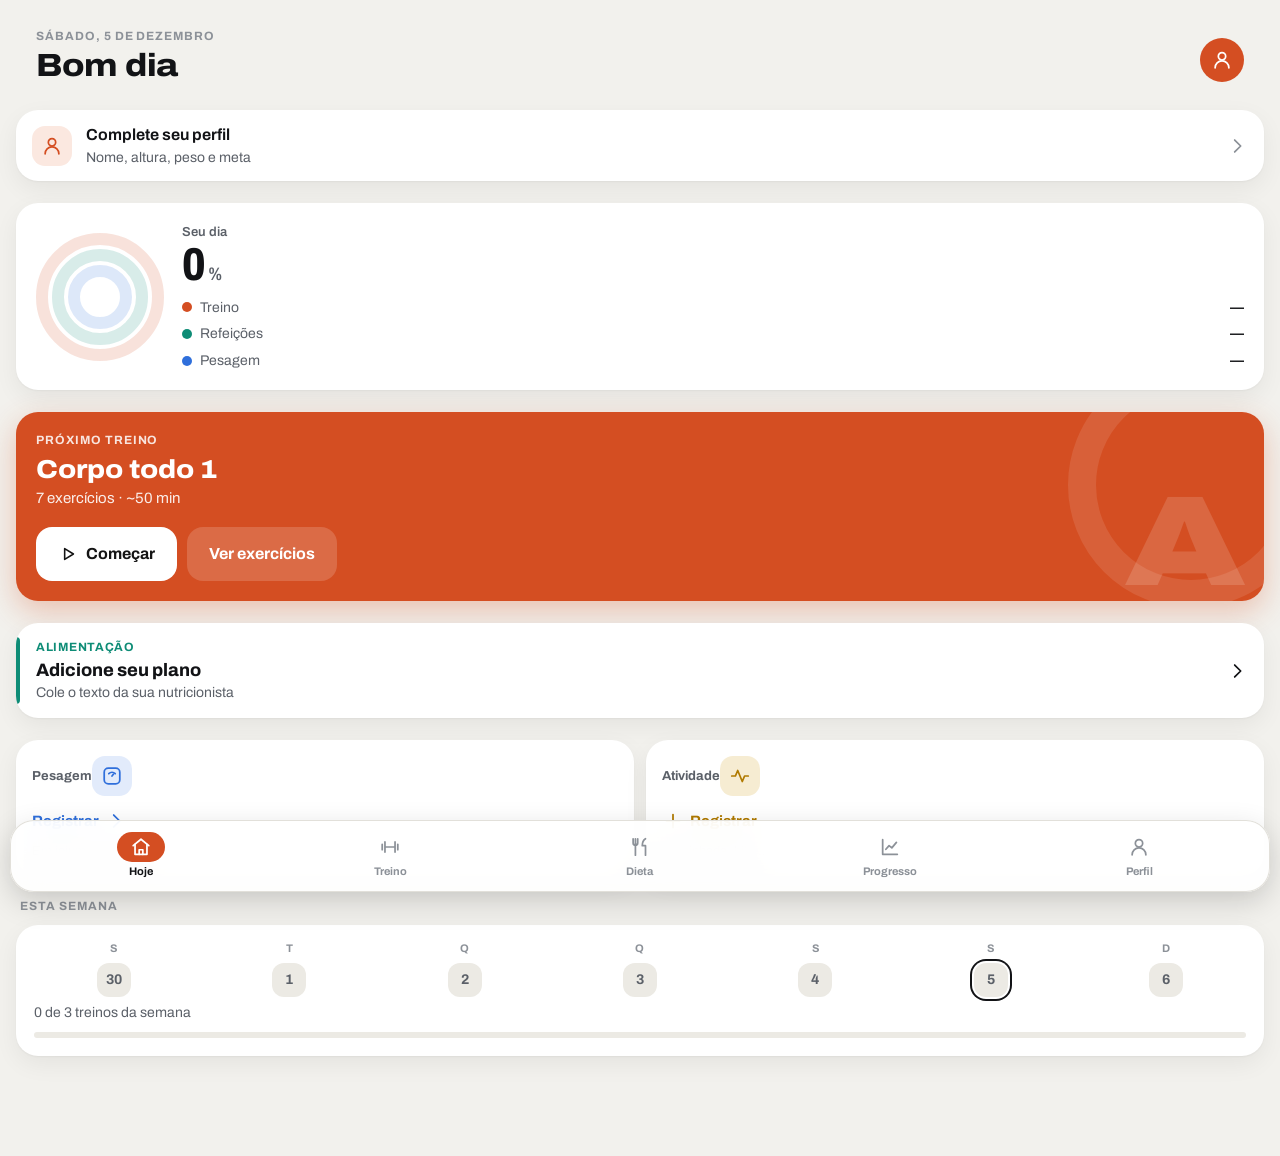
<file: app-treino/index.html>
<!doctype html>
<html lang="pt-BR">
<head>
  <meta charset="utf-8">
  <meta name="viewport" content="width=device-width, initial-scale=1, viewport-fit=cover">
  <meta name="theme-color" content="#f2f1ed" media="(prefers-color-scheme: light)">
  <meta name="theme-color" content="#0a0b0d" media="(prefers-color-scheme: dark)">
  <title>Treino &amp; Dieta</title>
  <link rel="manifest" href="manifest.webmanifest">
  <link rel="icon" href="icon.svg" type="image/svg+xml">
  <link rel="apple-touch-icon" href="icon-192.png">
  <link rel="preload" href="fonts/archivo.woff2" as="font" type="font/woff2" crossorigin>
  <link rel="stylesheet" href="style.css">
</head>
<body>
  <main id="view"></main>

  <div id="timer" class="timer hidden" role="status" aria-live="polite">
    <div class="timer-ring">
      <svg width="84" height="84" viewBox="0 0 84 84" aria-hidden="true">
        <circle class="track" cx="42" cy="42" r="36" stroke-width="7"/>
        <circle id="timer-arc" class="val" cx="42" cy="42" r="36" stroke-width="7" stroke-dasharray="226.2" stroke-dashoffset="0"/>
      </svg>
      <div id="timer-text" class="txt">0:00</div>
    </div>
    <div class="timer-main">
      <div class="timer-label">Descanso</div>
      <div id="timer-next" class="timer-next"></div>
      <div class="timer-btns">
        <button class="tbtn" data-act="timer-add" data-v="-15">−15</button>
        <button class="tbtn" data-act="timer-add" data-v="15">+15</button>
        <button class="tbtn go" data-act="timer-skip">Pular</button>
      </div>
    </div>
  </div>

  <nav class="tabs" id="tabs"></nav>

  <dialog id="sheet" class="sheet"><form method="dialog" id="sheet-body" class="sheet-body"></form></dialog>

  <script src="app.js"></script>
</body>
</html>
</file>
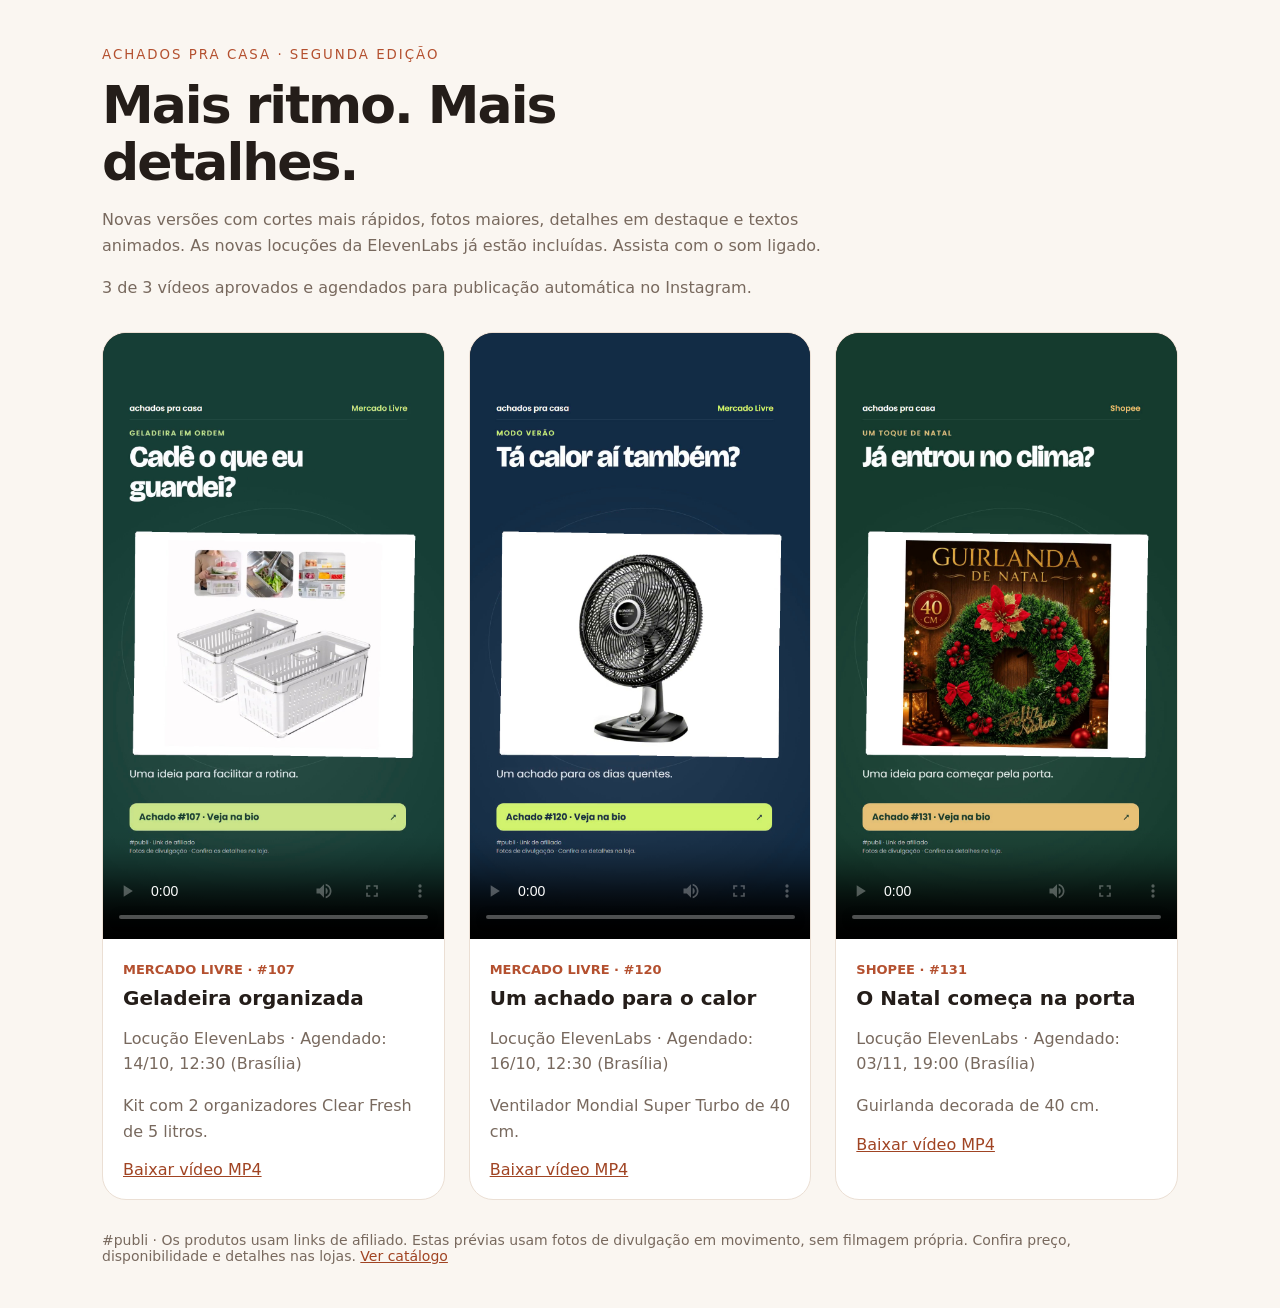
<file: reels/index.html>
<!doctype html><html lang="pt-BR"><head><meta charset="utf-8"><meta name="viewport" content="width=device-width,initial-scale=1"><meta name="robots" content="noindex"><title>Vídeos piloto · Achados pra Casa</title>
<style>
*{box-sizing:border-box}body{margin:0;background:#faf6f1;color:#241d19;font-family:system-ui,sans-serif}main{max-width:1120px;margin:auto;padding:44px 22px}header{max-width:720px;margin-bottom:32px}header small{color:#b4502f;letter-spacing:2px;text-transform:uppercase}h1{font-size:clamp(32px,5vw,52px);line-height:1.1;letter-spacing:-2px;margin:14px 0}p{color:#78695e;line-height:1.6}section{display:grid;grid-template-columns:repeat(3,1fr);gap:24px}article{background:#fff;border:1px solid #ebdfd4;border-radius:24px;overflow:hidden}video{width:100%;aspect-ratio:9/16;background:#241d19;display:block}.texto{padding:20px}h2{font-size:20px;margin:8px 0}.loja{color:#b4502f;font-size:13px;font-weight:700}a{color:#a04423}details{margin-top:18px}summary{cursor:pointer;color:#a04423}pre{font:inherit;white-space:pre-wrap;font-size:14px;line-height:1.6;color:#78695e}footer{font-size:14px;margin-top:32px;color:#78695e}@media(max-width:760px){section{grid-template-columns:1fr}article{max-width:400px;margin:auto;width:100%}}
</style></head><body><main><header><small>Achados pra Casa · segunda edição</small><h1>Mais ritmo. Mais detalhes.</h1><p>Novas versões com cortes mais rápidos, fotos maiores, detalhes em destaque e textos animados. As novas locuções da ElevenLabs já estão incluídas. Assista com o som ligado.</p><p>3 de 3 vídeos aprovados e agendados para publicação automática no Instagram.</p></header><section>
<article><video controls playsinline preload="metadata" poster="../midia/reel-piloto-geladeira/capa-v2.jpeg" src="../midia/reel-piloto-geladeira/video-v2.mp4"></video><div class="texto"><span class="loja">MERCADO LIVRE · #107</span><h2>Geladeira organizada</h2><p>Locução ElevenLabs · Agendado: 14/10, 12:30 (Brasília)</p><p>Kit com 2 organizadores Clear Fresh de 5 litros.</p><a href="../midia/reel-piloto-geladeira/video-v2.mp4" download>Baixar vídeo MP4</a></div></article>
<article><video controls playsinline preload="metadata" poster="../midia/reel-piloto-ventilador/capa-v2.jpeg" src="../midia/reel-piloto-ventilador/video-v2.mp4"></video><div class="texto"><span class="loja">MERCADO LIVRE · #120</span><h2>Um achado para o calor</h2><p>Locução ElevenLabs · Agendado: 16/10, 12:30 (Brasília)</p><p>Ventilador Mondial Super Turbo de 40 cm.</p><a href="../midia/reel-piloto-ventilador/video-v2.mp4" download>Baixar vídeo MP4</a></div></article>
<article><video controls playsinline preload="metadata" poster="../midia/reel-piloto-natal/capa-v2.jpeg" src="../midia/reel-piloto-natal/video-v2.mp4"></video><div class="texto"><span class="loja">SHOPEE · #131</span><h2>O Natal começa na porta</h2><p>Locução ElevenLabs · Agendado: 03/11, 19:00 (Brasília)</p><p>Guirlanda decorada de 40 cm.</p><a href="../midia/reel-piloto-natal/video-v2.mp4" download>Baixar vídeo MP4</a></div></article>
</section><footer>#publi · Os produtos usam links de afiliado. Estas prévias usam fotos de divulgação em movimento, sem filmagem própria. Confira preço, disponibilidade e detalhes nas lojas. <a href="../">Ver catálogo</a></footer></main></body></html>
</file>
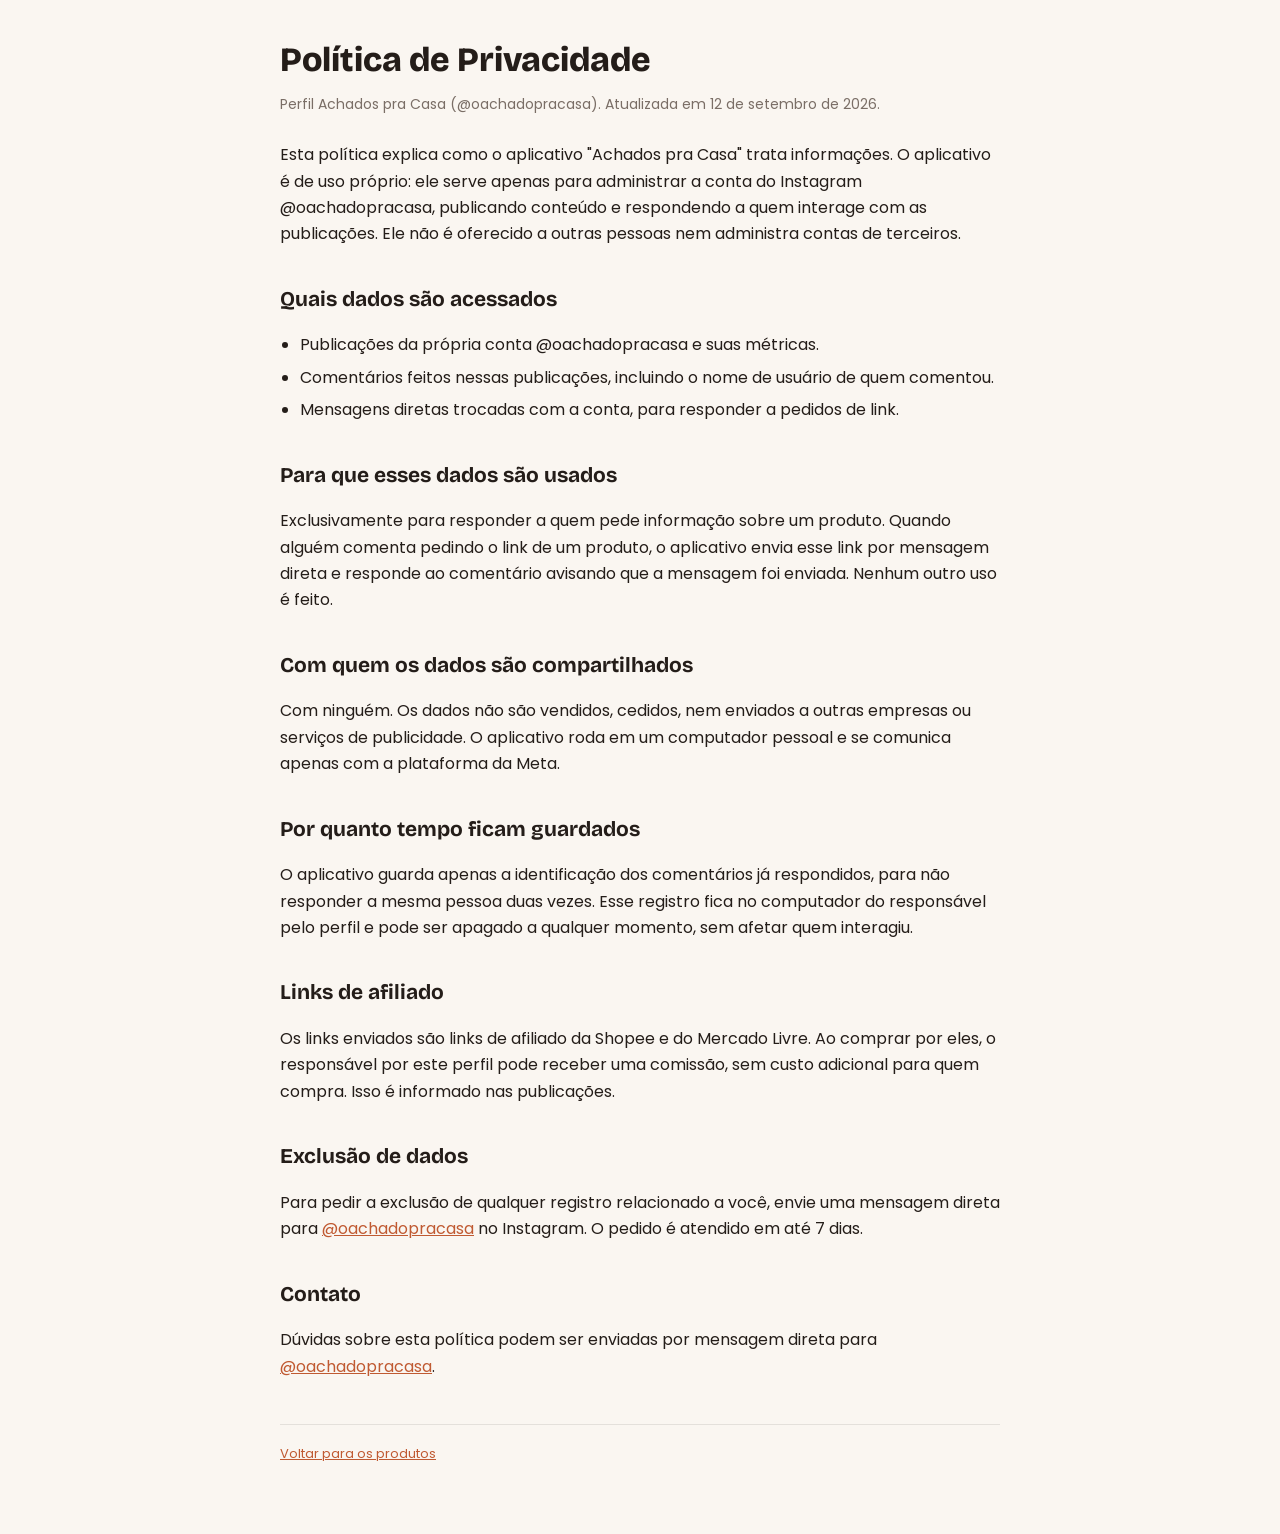
<file: privacidade.html>
<!doctype html>
<html lang="pt-BR">
<head>
<meta charset="utf-8">
<meta name="viewport" content="width=device-width, initial-scale=1">
<title>Política de Privacidade — Achados pra Casa</title>
<link href="https://fonts.googleapis.com/css2?family=Bricolage+Grotesque:opsz,wght@12..96,700;12..96,800&family=Poppins:wght@400;600&display=swap" rel="stylesheet">
<style>
  :root { --creme:#FAF6F1; --terracota:#C05A32; --texto:#241D19; --suave:#7A6E66; }
  * { box-sizing:border-box; }
  body {
    margin:0; padding:40px 18px 70px; background:var(--creme); color:var(--texto);
    font:16px/1.65 'Poppins', system-ui, sans-serif;
  }
  main { max-width:720px; margin:0 auto; }
  h1 { font-family:'Bricolage Grotesque', sans-serif; font-weight:800; font-size:34px; line-height:1.15; margin:0 0 6px; }
  h2 { font-family:'Bricolage Grotesque', sans-serif; font-weight:700; font-size:21px; margin:34px 0 8px; }
  .data { color:var(--suave); font-size:14px; margin-bottom:26px; }
  a { color:var(--terracota); }
  ul { padding-left:20px; }
  li { margin-bottom:6px; }
  footer { margin-top:44px; font-size:13px; color:var(--suave); border-top:1px solid rgba(36,29,25,.1); padding-top:18px; }
</style>
</head>
<body>
<main>
  <h1>Política de Privacidade</h1>
  <p class="data">Perfil Achados pra Casa (@oachadopracasa). Atualizada em 12 de setembro de 2026.</p>

  <p>
    Esta política explica como o aplicativo "Achados pra Casa" trata informações. O aplicativo é
    de uso próprio: ele serve apenas para administrar a conta do Instagram @oachadopracasa,
    publicando conteúdo e respondendo a quem interage com as publicações. Ele não é oferecido a
    outras pessoas nem administra contas de terceiros.
  </p>

  <h2>Quais dados são acessados</h2>
  <ul>
    <li>Publicações da própria conta @oachadopracasa e suas métricas.</li>
    <li>Comentários feitos nessas publicações, incluindo o nome de usuário de quem comentou.</li>
    <li>Mensagens diretas trocadas com a conta, para responder a pedidos de link.</li>
  </ul>

  <h2>Para que esses dados são usados</h2>
  <p>
    Exclusivamente para responder a quem pede informação sobre um produto. Quando alguém comenta
    pedindo o link de um produto, o aplicativo envia esse link por mensagem direta e responde ao
    comentário avisando que a mensagem foi enviada. Nenhum outro uso é feito.
  </p>

  <h2>Com quem os dados são compartilhados</h2>
  <p>
    Com ninguém. Os dados não são vendidos, cedidos, nem enviados a outras empresas ou serviços
    de publicidade. O aplicativo roda em um computador pessoal e se comunica apenas com a
    plataforma da Meta.
  </p>

  <h2>Por quanto tempo ficam guardados</h2>
  <p>
    O aplicativo guarda apenas a identificação dos comentários já respondidos, para não responder
    a mesma pessoa duas vezes. Esse registro fica no computador do responsável pelo perfil e pode
    ser apagado a qualquer momento, sem afetar quem interagiu.
  </p>

  <h2>Links de afiliado</h2>
  <p>
    Os links enviados são links de afiliado da Shopee e do Mercado Livre. Ao comprar por eles, o
    responsável por este perfil pode receber uma comissão, sem custo adicional para quem compra.
    Isso é informado nas publicações.
  </p>

  <h2>Exclusão de dados</h2>
  <p>
    Para pedir a exclusão de qualquer registro relacionado a você, envie uma mensagem direta para
    <a href="https://www.instagram.com/oachadopracasa/">@oachadopracasa</a> no Instagram. O pedido
    é atendido em até 7 dias.
  </p>

  <h2>Contato</h2>
  <p>
    Dúvidas sobre esta política podem ser enviadas por mensagem direta para
    <a href="https://www.instagram.com/oachadopracasa/">@oachadopracasa</a>.
  </p>

  <footer>
    <a href="/">Voltar para os produtos</a>
  </footer>
</main>
</body>
</html>
</file>
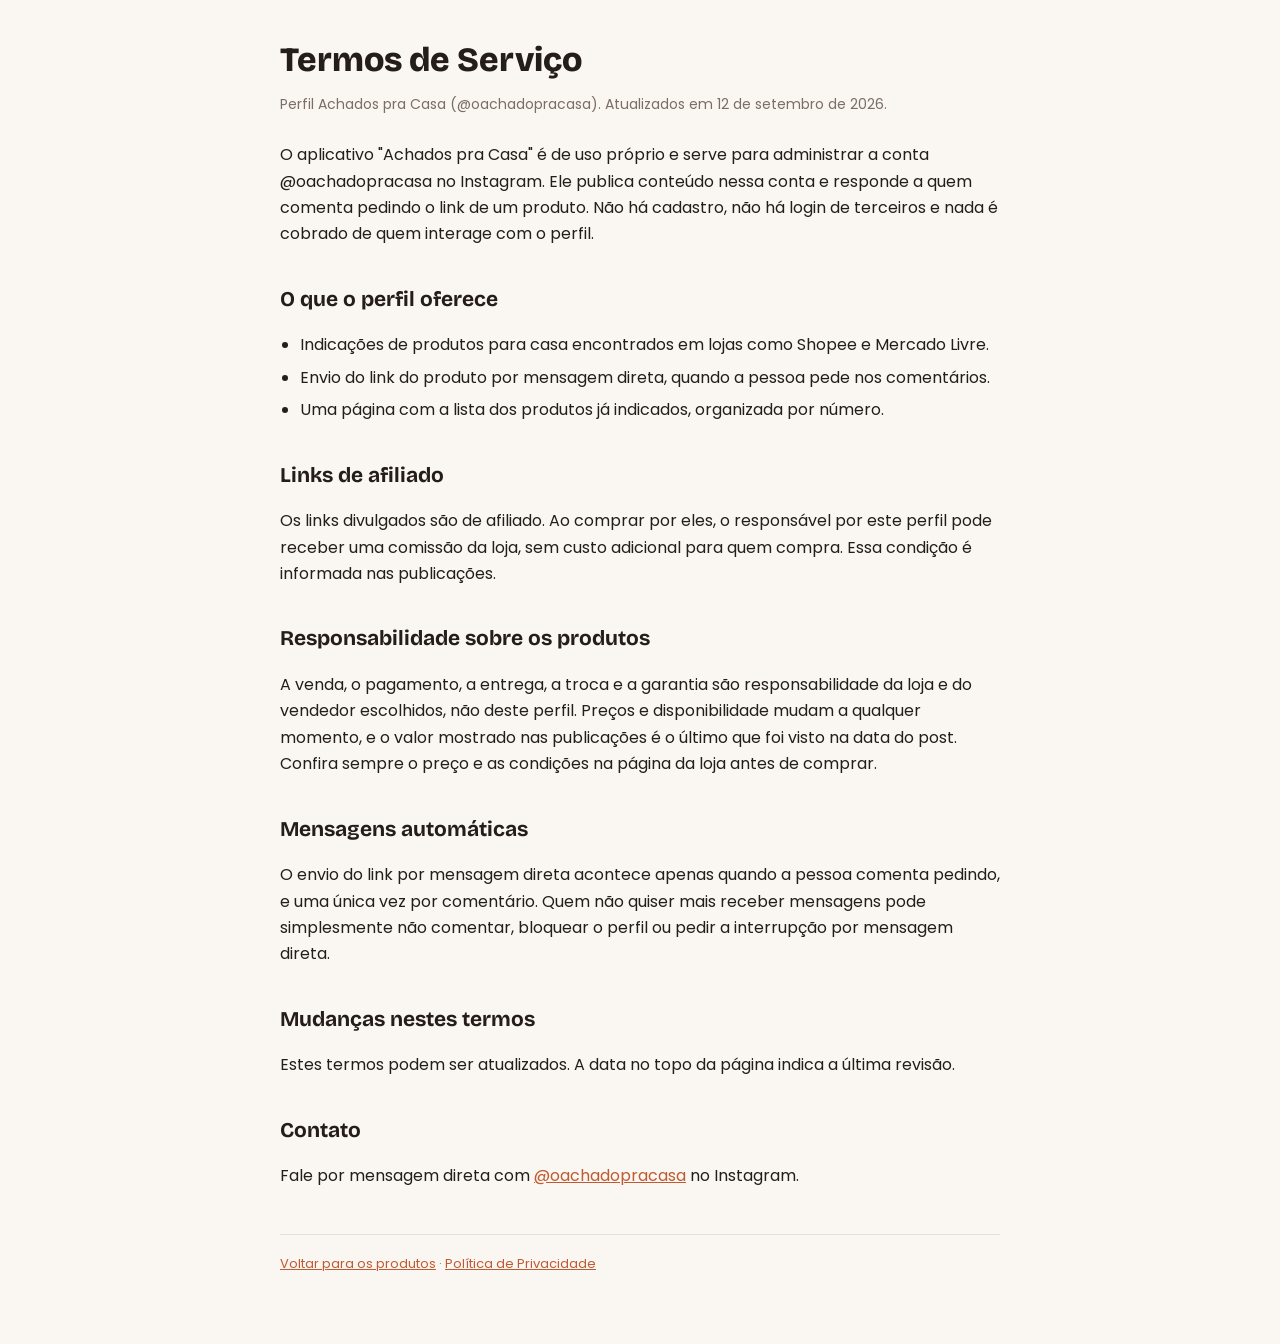
<file: termos.html>
<!doctype html>
<html lang="pt-BR">
<head>
<meta charset="utf-8">
<meta name="viewport" content="width=device-width, initial-scale=1">
<title>Termos de Serviço — Achados pra Casa</title>
<link href="https://fonts.googleapis.com/css2?family=Bricolage+Grotesque:opsz,wght@12..96,700;12..96,800&family=Poppins:wght@400;600&display=swap" rel="stylesheet">
<style>
  :root { --creme:#FAF6F1; --terracota:#C05A32; --texto:#241D19; --suave:#7A6E66; }
  * { box-sizing:border-box; }
  body {
    margin:0; padding:40px 18px 70px; background:var(--creme); color:var(--texto);
    font:16px/1.65 'Poppins', system-ui, sans-serif;
  }
  main { max-width:720px; margin:0 auto; }
  h1 { font-family:'Bricolage Grotesque', sans-serif; font-weight:800; font-size:34px; line-height:1.15; margin:0 0 6px; }
  h2 { font-family:'Bricolage Grotesque', sans-serif; font-weight:700; font-size:21px; margin:34px 0 8px; }
  .data { color:var(--suave); font-size:14px; margin-bottom:26px; }
  a { color:var(--terracota); }
  ul { padding-left:20px; }
  li { margin-bottom:6px; }
  footer { margin-top:44px; font-size:13px; color:var(--suave); border-top:1px solid rgba(36,29,25,.1); padding-top:18px; }
</style>
</head>
<body>
<main>
  <h1>Termos de Serviço</h1>
  <p class="data">Perfil Achados pra Casa (@oachadopracasa). Atualizados em 12 de setembro de 2026.</p>

  <p>
    O aplicativo "Achados pra Casa" é de uso próprio e serve para administrar a conta
    @oachadopracasa no Instagram. Ele publica conteúdo nessa conta e responde a quem comenta
    pedindo o link de um produto. Não há cadastro, não há login de terceiros e nada é cobrado
    de quem interage com o perfil.
  </p>

  <h2>O que o perfil oferece</h2>
  <ul>
    <li>Indicações de produtos para casa encontrados em lojas como Shopee e Mercado Livre.</li>
    <li>Envio do link do produto por mensagem direta, quando a pessoa pede nos comentários.</li>
    <li>Uma página com a lista dos produtos já indicados, organizada por número.</li>
  </ul>

  <h2>Links de afiliado</h2>
  <p>
    Os links divulgados são de afiliado. Ao comprar por eles, o responsável por este perfil pode
    receber uma comissão da loja, sem custo adicional para quem compra. Essa condição é informada
    nas publicações.
  </p>

  <h2>Responsabilidade sobre os produtos</h2>
  <p>
    A venda, o pagamento, a entrega, a troca e a garantia são responsabilidade da loja e do
    vendedor escolhidos, não deste perfil. Preços e disponibilidade mudam a qualquer momento, e o
    valor mostrado nas publicações é o último que foi visto na data do post. Confira sempre o
    preço e as condições na página da loja antes de comprar.
  </p>

  <h2>Mensagens automáticas</h2>
  <p>
    O envio do link por mensagem direta acontece apenas quando a pessoa comenta pedindo, e uma
    única vez por comentário. Quem não quiser mais receber mensagens pode simplesmente não
    comentar, bloquear o perfil ou pedir a interrupção por mensagem direta.
  </p>

  <h2>Mudanças nestes termos</h2>
  <p>
    Estes termos podem ser atualizados. A data no topo da página indica a última revisão.
  </p>

  <h2>Contato</h2>
  <p>
    Fale por mensagem direta com
    <a href="https://www.instagram.com/oachadopracasa/">@oachadopracasa</a> no Instagram.
  </p>

  <footer>
    <a href="/">Voltar para os produtos</a> · <a href="/privacidade.html">Política de Privacidade</a>
  </footer>
</main>
</body>
</html>
</file>
<file: app-treino/style.css>
/* ============================================================
   Treino & Dieta — visual "Pulse"
   Base escura esportiva (segue o modo do celular), uma cor por área:
   Treino = laranja · Dieta = verde-água · Peso = azul.
   ============================================================ */
@font-face {
  font-family: "Archivo";
  src: url("fonts/archivo.woff2") format("woff2");
  font-weight: 100 900;
  font-stretch: 62% 125%;
  font-display: swap;
}

:root {
  --bg: #f2f1ed;
  --surface: #ffffff;
  --surface-2: #eceae4;
  --surface-3: #e2dfd8;
  --ink: #121316;
  --ink-2: #5b6068;
  --ink-3: #8c9198;
  --hair: #e2e0da;
  --c-treino: #d44e22;
  --c-dieta: #0e8c76;
  --c-peso: #2f6fdb;
  --c-ativ: #b07a00;
  --treino-soft: #fbe8e0;
  --dieta-soft: #dcf1ec;
  --peso-soft: #e2ebfb;
  --ativ-soft: #f6ecd2;
  --accent: var(--c-treino);
  --accent-ink: #ffffff;
  --accent-soft: var(--treino-soft);
  --ok: var(--c-dieta);
  --ok-soft: var(--dieta-soft);
  --danger: #b3261e;
  --scrim: rgba(18, 18, 16, .45);
  --shadow: 0 1px 2px rgba(0,0,0,.04), 0 8px 24px rgba(0,0,0,.06);
  --r: 22px;
  --tabbar: 72px;
  --font: "Archivo", system-ui, Roboto, sans-serif;
  color-scheme: light;
}
@media (prefers-color-scheme: dark) {
  :root {
    --bg: #0a0b0d;
    --surface: #141619;
    --surface-2: #1c1f23;
    --surface-3: #262a2f;
    --ink: #f3f3ef;
    --ink-2: #a3a8af;
    --ink-3: #6d737a;
    --hair: #23272b;
    --c-treino: #ee5a2b;
    --c-dieta: #1aa58c;
    --c-peso: #5b7cfa;
    --c-ativ: #e0a52b;
    --treino-soft: #33190f;
    --dieta-soft: #0f2a25;
    --peso-soft: #171f3d;
    --ativ-soft: #2e2410;
    --accent-ink: #160803;
    --danger: #f2877f;
    --scrim: rgba(0, 0, 0, .62);
    --shadow: none;
    color-scheme: dark;
  }
}

* { box-sizing: border-box; }
html, body { margin: 0; background: var(--bg); color: var(--ink); }
body {
  font: 400 16px/1.4 var(--font);
  padding-bottom: calc(var(--tabbar) + env(safe-area-inset-bottom) + 28px);
  -webkit-tap-highlight-color: transparent;
  -webkit-font-smoothing: antialiased;
  overscroll-behavior-y: none;
}
body.timer-on { padding-bottom: calc(var(--tabbar) + 150px + env(safe-area-inset-bottom)); }
button { font: inherit; color: inherit; }
h1, h2, h3, p { margin: 0; }
.num { font-variant-numeric: tabular-nums; }
.hidden { display: none !important; }
svg.i { width: 22px; height: 22px; flex: none; fill: none; stroke: currentColor; stroke-width: 1.9; stroke-linecap: round; stroke-linejoin: round; }
.digits { font-stretch: 78%; font-weight: 800; font-variant-numeric: tabular-nums; letter-spacing: -.01em; }

button { transition: transform .12s ease, background-color .15s ease, opacity .15s ease; }
button:active:not(:disabled) { transform: scale(.97); }

/* Entrada de tela */
#view.enter > * { animation: rise .38s cubic-bezier(.2,.8,.2,1) both; }
#view.enter > *:nth-child(2) { animation-delay: .03s; }
#view.enter > *:nth-child(3) { animation-delay: .06s; }
#view.enter > *:nth-child(4) { animation-delay: .09s; }
#view.enter > *:nth-child(5) { animation-delay: .12s; }
#view.enter > *:nth-child(n+6) { animation-delay: .15s; }
@keyframes rise { from { opacity: 0; transform: translateY(10px); } to { opacity: 1; transform: none; } }
@media (prefers-reduced-motion: reduce) { *, *::before, *::after { animation: none !important; transition: none !important; } }

/* ---------- Cabeçalho ---------- */
.head {
  display: flex; align-items: flex-end; justify-content: space-between; gap: 12px;
  padding: calc(22px + env(safe-area-inset-top)) 20px 6px;
}
.head .kicker { font-size: 12px; font-weight: 700; letter-spacing: .08em; text-transform: uppercase; color: var(--ink-3); }
.head h1 { font-size: 32px; font-stretch: 112%; font-weight: 800; letter-spacing: -.015em; line-height: 1.05; margin-top: 4px; }
.icon-btn {
  width: 44px; height: 44px; border-radius: 50%; border: 0; display: grid; place-items: center;
  background: var(--surface); color: var(--ink-2); cursor: pointer; box-shadow: var(--shadow);
}
main { padding: 6px 16px 0; }

/* ---------- Seções e grupos ---------- */
.section { margin-top: 22px; }
.section-title {
  display: flex; align-items: baseline; justify-content: space-between;
  padding: 0 4px 10px; font-size: 12px; font-weight: 700; color: var(--ink-3);
  letter-spacing: .08em; text-transform: uppercase;
}
.section-title button { text-transform: none; letter-spacing: 0; }
.group { background: var(--surface); border-radius: var(--r); overflow: hidden; box-shadow: var(--shadow); }
.pad { padding: 18px; }

.row {
  display: flex; align-items: center; gap: 14px;
  padding: 14px 16px; min-height: 64px; width: 100%;
  background: none; border: 0; text-align: left; cursor: pointer; position: relative;
}
.row:active { transform: none !important; background: var(--surface-2); }
.row + .row::before { content: ""; position: absolute; top: 0; left: 68px; right: 0; border-top: 1px solid var(--hair); }
.row.plain + .row.plain::before { left: 16px; }
.row .body { flex: 1; min-width: 0; }
.row .t { font-weight: 650; font-size: 16px; }
.row .s { color: var(--ink-2); font-size: 14px; margin-top: 1px; }
.row .end { color: var(--ink-3); font-size: 14px; display: flex; align-items: center; gap: 6px; }
.row.group { border-radius: var(--r); background: var(--surface); }
.badge {
  width: 40px; height: 40px; border-radius: 13px; flex: none;
  display: grid; place-items: center; background: var(--surface-2); color: var(--ink-2);
  font-weight: 800; font-size: 16px; font-stretch: 112%;
}
.badge.done { background: var(--ok-soft); color: var(--ok); }
.badge.accent { background: var(--accent-soft); color: var(--accent); }
.badge.treino { background: var(--treino-soft); color: var(--c-treino); }
.badge.dieta { background: var(--dieta-soft); color: var(--c-dieta); }
.badge.peso { background: var(--peso-soft); color: var(--c-peso); }
.badge.ativ { background: var(--ativ-soft); color: var(--c-ativ); }

.tag { font-size: 12px; font-weight: 700; padding: 4px 9px; border-radius: 99px; background: var(--surface-2); color: var(--ink-2); white-space: nowrap; }
.tag.accent { background: var(--accent-soft); color: var(--accent); }
.tag.ok { background: var(--ok-soft); color: var(--ok); }
.bar { height: 6px; background: var(--surface-2); border-radius: 6px; overflow: hidden; margin-top: 10px; }
.bar > i { display: block; height: 100%; background: var(--ok); border-radius: 6px; transition: width .6s cubic-bezier(.2,.8,.2,1); }

/* ---------- Botões ---------- */
.btn {
  appearance: none; border: 0; cursor: pointer; border-radius: 16px;
  min-height: 54px; padding: 0 22px; font-weight: 700; font-size: 16px;
  background: var(--accent); color: var(--accent-ink);
  display: inline-flex; align-items: center; justify-content: center; gap: 8px;
}
.btn.block { width: 100%; }
.btn.sm { min-height: 40px; padding: 0 16px; font-size: 14px; border-radius: 12px; }
.btn.soft { background: var(--surface-2); color: var(--ink); }
.btn.line { background: transparent; color: var(--ink); box-shadow: inset 0 0 0 1px var(--hair); }
.btn.danger { background: transparent; color: var(--danger); box-shadow: inset 0 0 0 1px var(--hair); }
.btn.light { background: #fff; color: #141414; }
.btn:disabled { opacity: .4; }
.btn .i { width: 20px; height: 20px; }
.text-btn { background: none; border: 0; padding: 6px 4px; color: var(--accent); font-weight: 700; font-size: 15px; cursor: pointer; display: inline-flex; align-items: center; gap: 6px; }
.text-btn .i { width: 18px; height: 18px; }
.stack-btns { display: grid; gap: 10px; margin-top: 16px; }
.row-btns { display: flex; justify-content: center; gap: 18px; }

/* ---------- Anéis de progresso ---------- */
.rings { display: block; flex: none; }
.rings .track { fill: none; opacity: .16; }
.rings .val {
  fill: none; stroke-linecap: round; transform: rotate(-90deg); transform-origin: center;
  stroke-dashoffset: var(--off); animation: ring 1s cubic-bezier(.2,.8,.2,1) both;
}
@keyframes ring { from { stroke-dashoffset: var(--len); } }

/* ---------- Hoje ---------- */
.today-card { display: flex; align-items: center; gap: 18px; padding: 20px; }
.today-card .pct { font-size: 46px; line-height: 1; }
.today-card .pct small { font-size: 18px; color: var(--ink-2); font-weight: 700; margin-left: 2px; }
.today-card .cap { font-size: 13px; color: var(--ink-2); font-weight: 600; }
.legend { list-style: none; margin: 10px 0 0; padding: 0; display: grid; gap: 7px; }
.legend li { display: flex; align-items: center; gap: 8px; font-size: 14px; color: var(--ink-2); }
.legend li b { color: var(--ink); font-weight: 700; margin-left: auto; padding-left: 8px; }
.legend i { width: 10px; height: 10px; border-radius: 50%; flex: none; }

.hero-workout {
  position: relative; overflow: hidden; border-radius: var(--r); padding: 20px;
  background: var(--c-treino); color: #fff; box-shadow: 0 10px 30px color-mix(in srgb, var(--c-treino) 30%, transparent);
}
.hero-workout::after {
  content: ""; position: absolute; right: -50px; top: -50px; width: 190px; height: 190px; border-radius: 50%;
  border: 28px solid rgba(255,255,255,.10); pointer-events: none;
}
.hero-workout .kick { font-size: 12px; font-weight: 700; letter-spacing: .08em; text-transform: uppercase; opacity: .85; }
.hero-workout .name { font-size: 26px; font-stretch: 112%; font-weight: 800; line-height: 1.1; margin-top: 6px; max-width: 80%; }
.hero-workout .meta { opacity: .9; margin-top: 4px; font-size: 15px; }
.hero-workout .letter {
  position: absolute; right: 18px; bottom: -6px; font-size: 128px; line-height: 1; font-weight: 900; font-stretch: 125%;
  color: rgba(255,255,255,.14); pointer-events: none;
}
.hero-workout .btn { margin-top: 18px; position: relative; z-index: 1; }
.hero-workout.done { background: var(--surface); color: var(--ink); box-shadow: var(--shadow); }
.hero-workout.done::after { border-color: color-mix(in srgb, var(--c-dieta) 14%, transparent); }
.hero-workout.done .kick { color: var(--c-dieta); opacity: 1; }
.hero-workout.done .letter { color: color-mix(in srgb, var(--c-dieta) 12%, transparent); }

.next-meal { display: flex; gap: 14px; align-items: center; padding: 16px 16px 16px 20px; width: 100%; border: 0; text-align: left; cursor: pointer; background: var(--surface); border-radius: var(--r); box-shadow: var(--shadow); position: relative; overflow: hidden; }
.next-meal::before { content: ""; position: absolute; left: 0; top: 14px; bottom: 14px; width: 4px; border-radius: 0 4px 4px 0; background: var(--c-dieta); }
.next-meal .body { flex: 1; min-width: 0; }
.next-meal .k { font-size: 12px; font-weight: 700; color: var(--c-dieta); letter-spacing: .06em; text-transform: uppercase; }
.next-meal .t { font-size: 18px; font-weight: 750; margin-top: 2px; }
.next-meal .s { color: var(--ink-2); font-size: 14px; white-space: nowrap; overflow: hidden; text-overflow: ellipsis; }
.next-meal .tick { width: 46px; height: 46px; border-radius: 50%; border: 0; flex: none; display: grid; place-items: center; background: var(--dieta-soft); color: var(--c-dieta); cursor: pointer; }

.bento { display: grid; grid-template-columns: 1fr 1fr; gap: 12px; }
.tile {
  border: 0; text-align: left; cursor: pointer; padding: 16px; border-radius: var(--r);
  background: var(--surface); box-shadow: var(--shadow); display: flex; flex-direction: column; gap: 10px; min-height: 136px;
}
.tile .top { display: flex; justify-content: space-between; align-items: center; }
.tile .lbl { font-size: 13px; font-weight: 700; color: var(--ink-2); }
.tile .val { font-size: 32px; line-height: 1; margin-top: auto; }
.tile .val small { font-size: 15px; color: var(--ink-2); font-weight: 700; margin-left: 2px; font-stretch: 100%; }
.tile .sub { font-size: 13px; color: var(--ink-2); }
.tile .cta { margin-top: auto; font-weight: 700; font-size: 15px; display: flex; align-items: center; gap: 6px; }
.tile.peso .cta { color: var(--c-peso); }
.tile.ativ .cta { color: var(--c-ativ); }

/* ---------- Semana ---------- */
.week { display: grid; grid-template-columns: repeat(7, 1fr); gap: 4px; padding: 16px 12px 6px; text-align: center; }
.week .d { font-size: 11px; color: var(--ink-3); font-weight: 700; }
.week .dot {
  width: 34px; height: 34px; margin: 6px auto 0; border-radius: 12px; display: grid; place-items: center;
  font-size: 14px; font-weight: 700; color: var(--ink-2); background: var(--surface-2);
}
.week .dot.on { background: var(--c-treino); color: #fff; }
.week .dot.today { box-shadow: 0 0 0 2px var(--surface), 0 0 0 4px var(--ink); }

/* ---------- Lista de treinos ---------- */
.wk-list { display: grid; gap: 12px; }
.wk-card { display: flex; align-items: center; gap: 14px; padding: 14px 16px 14px 14px; border: 0; width: 100%; text-align: left; cursor: pointer; background: var(--surface); border-radius: var(--r); box-shadow: var(--shadow); }
.wk-card .lt { width: 56px; height: 56px; border-radius: 17px; display: grid; place-items: center; font-size: 26px; font-weight: 900; font-stretch: 125%; background: var(--surface-2); color: var(--ink-2); flex: none; }
.wk-card.next .lt { background: var(--c-treino); color: #fff; }
.wk-card .body { flex: 1; min-width: 0; }
.wk-card .t { font-weight: 750; font-size: 17px; }
.wk-card .s { color: var(--ink-2); font-size: 14px; margin-top: 2px; }
.wk-card .end { color: var(--ink-3); display: flex; align-items: center; gap: 6px; }

/* ---------- Treino ativo ---------- */
.session-head {
  position: sticky; top: 0; z-index: 4; margin: 0 -16px; padding: calc(12px + env(safe-area-inset-top)) 16px 0;
  background: color-mix(in srgb, var(--bg) 94%, transparent); backdrop-filter: blur(10px);
}
.session-head .row1 { display: flex; align-items: center; gap: 12px; }
.session-head .body { flex: 1; min-width: 0; }
.session-head .t { font-weight: 800; font-stretch: 108%; font-size: 19px; white-space: nowrap; overflow: hidden; text-overflow: ellipsis; }
.session-head .s { color: var(--ink-2); font-size: 14px; }
.session-head .prog { height: 4px; margin: 12px -16px 0; background: var(--surface-2); }
.session-head .prog i { display: block; height: 100%; background: var(--c-treino); transition: width .5s cubic-bezier(.2,.8,.2,1); }

.ex { background: var(--surface); border-radius: var(--r); margin-top: 12px; padding: 16px 12px 8px; box-shadow: var(--shadow); transition: box-shadow .3s; }
.ex.complete { box-shadow: inset 0 0 0 2px color-mix(in srgb, var(--c-dieta) 55%, transparent); }
.ex-top { display: flex; justify-content: space-between; align-items: flex-start; gap: 8px; padding: 0 4px 10px; }
.ex-name { font-weight: 750; font-size: 17px; }
.ex-meta { color: var(--ink-2); font-size: 14px; margin-top: 2px; }
.ex-note { color: var(--ink-2); font-size: 13px; margin-top: 4px; }
.ex-done { color: var(--c-dieta); }

.sets { display: grid; grid-template-columns: 32px 1fr 66px 66px 50px; column-gap: 6px; align-items: center; }
.sets .h { font-size: 11px; font-weight: 700; color: var(--ink-3); letter-spacing: .06em; text-transform: uppercase; text-align: center; padding-bottom: 4px; }
.set { display: contents; }
.set > * { margin: 3px 0; }
.set .n { text-align: center; font-weight: 800; color: var(--ink-3); font-size: 15px; }
.set .prev { background: none; border: 0; color: var(--ink-3); font-size: 14px; text-align: center; height: 46px; border-radius: 12px; cursor: pointer; white-space: nowrap; overflow: hidden; text-overflow: ellipsis; }
.set .prev:active { background: var(--surface-2); }
.set input {
  width: 100%; height: 46px; border: 0; border-radius: 12px; text-align: center;
  background: var(--surface-2); color: var(--ink); font: 750 18px var(--font); font-stretch: 85%; font-variant-numeric: tabular-nums;
}
.set input::placeholder { color: var(--ink-3); font-weight: 500; }
.set input:focus { outline: 2px solid var(--c-treino); outline-offset: -2px; }
.chk { height: 46px; border-radius: 14px; border: 0; cursor: pointer; background: var(--surface-2); color: var(--ink-3); display: grid; place-items: center; }
.set.done .chk { background: var(--c-dieta); color: #fff; }
.set.done.just .chk { animation: pop .35s cubic-bezier(.3,1.6,.5,1); }
.set.done input { background: var(--dieta-soft); color: var(--c-dieta); }
.set.done .n { color: var(--c-dieta); }
@keyframes pop { 0% { transform: scale(.7); } 100% { transform: scale(1); } }
.add-set { width: 100%; margin-top: 4px; background: none; border: 0; color: var(--ink-2); font-weight: 700; font-size: 14px; padding: 12px; border-radius: 12px; cursor: pointer; }
.add-set:active { background: var(--surface-2); }

/* ---------- Timer (anel) ---------- */
.timer {
  position: fixed; left: 10px; right: 10px; z-index: 9;
  bottom: calc(var(--tabbar) + env(safe-area-inset-bottom) + 16px);
  background: #101113; color: #f3f3ef; border-radius: 26px; padding: 14px 16px;
  box-shadow: 0 14px 40px rgba(0,0,0,.35); display: flex; align-items: center; gap: 14px;
  animation: rise .3s cubic-bezier(.2,.8,.2,1);
}
@media (prefers-color-scheme: dark) { .timer { background: #1f2226; box-shadow: 0 14px 40px rgba(0,0,0,.6), inset 0 0 0 1px #2b2f34; } }
.timer-ring { position: relative; width: 84px; height: 84px; flex: none; }
.timer-ring svg { display: block; transform: rotate(-90deg); }
.timer-ring .track { fill: none; stroke: rgba(255,255,255,.12); }
.timer-ring .val { fill: none; stroke: var(--c-treino); stroke-linecap: round; transition: stroke-dashoffset .25s linear; }
.timer-ring .txt { position: absolute; inset: 0; display: grid; place-items: center; font-size: 24px; font-weight: 800; font-stretch: 80%; font-variant-numeric: tabular-nums; }
.timer.over .val { stroke: #f5b841; }
.timer.over .txt { color: #f5b841; }
.timer-main { flex: 1; min-width: 0; }
.timer-label { font-size: 12px; font-weight: 700; letter-spacing: .08em; text-transform: uppercase; opacity: .6; }
.timer-next { font-size: 15px; font-weight: 650; margin-top: 2px; white-space: nowrap; overflow: hidden; text-overflow: ellipsis; }
.timer-btns { display: flex; gap: 6px; margin-top: 10px; }
.timer .tbtn { height: 40px; min-width: 52px; border-radius: 12px; border: 0; cursor: pointer; background: rgba(255,255,255,.1); color: inherit; font-weight: 700; font-size: 14px; padding: 0 12px; }
.timer .tbtn.go { background: var(--c-treino); color: #fff; }

/* ---------- Dieta ---------- */
.day-switch { display: flex; align-items: center; justify-content: space-between; background: var(--surface); border-radius: 18px; padding: 6px; box-shadow: var(--shadow); }
.day-switch .icon-btn { background: none; box-shadow: none; }
.day-switch b { font-size: 16px; font-weight: 750; }

.diet-sum { display: flex; align-items: center; gap: 16px; padding: 18px; }
.diet-sum .big { font-size: 36px; line-height: 1; }
.diet-sum .big small { font-size: 16px; color: var(--ink-2); font-weight: 700; font-stretch: 100%; }
.diet-sum .s { color: var(--ink-2); font-size: 14px; margin-top: 4px; }

.timeline { position: relative; padding: 2px 0; }
.tl-item { display: grid; grid-template-columns: 48px 40px 1fr; align-items: stretch; position: relative; }
.tl-time { text-align: right; padding-top: 22px; font-size: 14px; font-weight: 750; color: var(--ink-3); font-stretch: 85%; font-variant-numeric: tabular-nums; }
.tl-rail { position: relative; display: flex; justify-content: center; }
.tl-rail::before { content: ""; position: absolute; top: 0; bottom: 0; width: 2px; background: var(--hair); }
.tl-item:first-child .tl-rail::before { top: 30px; }
.tl-item:last-child .tl-rail::before { bottom: auto; height: 30px; }
.tl-dot {
  position: relative; z-index: 1; margin-top: 15px; width: 30px; height: 30px; border-radius: 50%; border: 0; cursor: pointer;
  display: grid; place-items: center; background: var(--bg); box-shadow: inset 0 0 0 2px var(--surface-3); color: transparent;
}
.tl-dot .i { width: 18px; height: 18px; stroke-width: 2.4; }
.tl-item.done .tl-dot { background: var(--c-dieta); box-shadow: none; color: #fff; }
.tl-item.done.just .tl-dot { animation: pop .35s cubic-bezier(.3,1.6,.5,1); }
.tl-item.now .tl-dot { box-shadow: inset 0 0 0 2px var(--c-dieta), 0 0 0 6px color-mix(in srgb, var(--c-dieta) 22%, transparent); }
.tl-card { margin: 6px 0; padding: 14px 16px; border-radius: 18px; border: 0; text-align: left; cursor: pointer; background: var(--surface); box-shadow: var(--shadow); display: flex; align-items: center; gap: 10px; min-width: 0; }
.tl-card .body { flex: 1; min-width: 0; }
.tl-card .t { font-weight: 750; font-size: 16px; display: flex; align-items: center; gap: 8px; }
.tl-card .s { color: var(--ink-2); font-size: 14px; margin-top: 2px; white-space: nowrap; overflow: hidden; text-overflow: ellipsis; }
.tl-card .end { color: var(--ink-3); }
.tl-item.now .tl-card { box-shadow: inset 0 0 0 2px color-mix(in srgb, var(--c-dieta) 45%, transparent), var(--shadow); }
.tl-item.done .tl-card .t { color: var(--ink-2); }
.now-tag { font-size: 11px; font-weight: 800; letter-spacing: .06em; text-transform: uppercase; color: var(--c-dieta); background: var(--dieta-soft); padding: 3px 7px; border-radius: 99px; }

.meal-row { display: flex; align-items: center; position: relative; }
.meal-row + .meal-row::before { content: ""; position: absolute; top: 0; left: 64px; right: 0; border-top: 1px solid var(--hair); }
.meal-row .circle { width: 32px; height: 32px; margin: 0 0 0 16px; border-radius: 50%; border: 0; flex: none; cursor: pointer; display: grid; place-items: center; background: none; box-shadow: inset 0 0 0 2px var(--surface-3); color: transparent; }
.meal-row.done .circle { background: var(--c-dieta); box-shadow: none; color: #fff; }
.meal-open { flex: 1; min-width: 0; display: flex; align-items: center; gap: 10px; padding: 16px 16px 16px 14px; background: none; border: 0; text-align: left; cursor: pointer; }
.meal-open:active { transform: none !important; background: var(--surface-2); }
.meal-open .body { flex: 1; min-width: 0; }
.meal-open .t { font-weight: 650; font-size: 16px; }
.meal-open .time { color: var(--ink-3); font-weight: 700; margin-right: 8px; }
.meal-open .s { color: var(--ink-2); font-size: 14px; margin-top: 2px; white-space: nowrap; overflow: hidden; text-overflow: ellipsis; }
.meal-open .end { color: var(--ink-3); }
.meal-row.done .meal-open .t { color: var(--ink-2); }

.food { background: var(--surface-2); border-radius: 16px; padding: 14px 16px; margin-bottom: 8px; }
.food .t { font-weight: 700; font-size: 16px; }
.food .s { color: var(--ink-2); font-size: 15px; margin-top: 2px; }
.subs-btn { margin-top: 10px; border: 0; cursor: pointer; border-radius: 10px; padding: 7px 12px; background: var(--dieta-soft); color: var(--c-dieta); font-weight: 700; font-size: 14px; display: inline-flex; align-items: center; gap: 6px; }
.subs-btn .i { width: 18px; height: 18px; }
.subs { margin-top: 10px; border-left: 2px solid var(--c-dieta); padding-left: 12px; }
.sub + .sub { margin-top: 8px; }
.sub .t { font-size: 15px; }
details.notes { background: var(--surface-2); border-radius: 16px; padding: 14px 16px; margin-top: 4px; }
details.notes summary { font-weight: 700; cursor: pointer; }
details.notes div { color: var(--ink-2); font-size: 15px; line-height: 1.55; margin-top: 10px; }

/* ---------- Progresso ---------- */
.hero { padding: 20px 18px 6px; }
.hero .label { color: var(--ink-2); font-size: 14px; font-weight: 700; }
.hero .big { font-size: 54px; font-stretch: 78%; font-weight: 800; letter-spacing: -.01em; font-variant-numeric: tabular-nums; line-height: 1; margin-top: 4px; }
.hero .big small { font-size: 20px; font-weight: 700; color: var(--ink-2); margin-left: 4px; font-stretch: 100%; }
.hero .delta { margin-top: 10px; display: inline-block; }
.stats { display: grid; grid-template-columns: repeat(3, 1fr); gap: 10px; }
.stat-tile { background: var(--surface); border-radius: 18px; padding: 14px; box-shadow: var(--shadow); }
.stat-tile .v { font-size: 28px; line-height: 1; }
.stat-tile .l { font-size: 12px; color: var(--ink-2); margin-top: 6px; font-weight: 600; }
.chart-wrap { position: relative; padding: 8px 8px 12px; touch-action: pan-y; }
.chart { width: 100%; height: 180px; display: block; overflow: visible; }
.chart .grid { stroke: var(--hair); stroke-width: 1; }
.chart .line { fill: none; stroke: var(--c-peso); stroke-width: 2.5; stroke-linejoin: round; stroke-linecap: round; }
.chart .area-stop { stop-color: var(--c-peso); }
.chart .ax { fill: var(--ink-3); font-size: 11px; font-family: var(--font); }
.chart .cross { stroke: var(--ink-3); stroke-width: 1; stroke-dasharray: 3 3; }
.chart .pt { fill: var(--c-peso); stroke: var(--surface); stroke-width: 3; }
.chart-wrap.treino .line { stroke: var(--c-treino); }
.chart-wrap.treino .pt { fill: var(--c-treino); }
.chart-wrap.treino .area-stop { stop-color: var(--c-treino); }
.tip { position: absolute; top: 0; transform: translateX(-50%); pointer-events: none; background: var(--ink); color: var(--bg); border-radius: 9px; padding: 5px 9px; font-size: 13px; font-weight: 700; white-space: nowrap; font-variant-numeric: tabular-nums; }
.empty { padding: 30px 20px; text-align: center; color: var(--ink-2); font-size: 15px; }
.empty .i { width: 28px; height: 28px; color: var(--ink-3); margin-bottom: 8px; }

/* ---------- Perfil ---------- */
.avatar { width: 44px; height: 44px; border-radius: 50%; border: 0; cursor: pointer; flex: none; display: grid; place-items: center; background: var(--c-treino); color: #fff; font-weight: 800; font-size: 15px; font-stretch: 112%; }
.avatar.big { width: 68px; height: 68px; font-size: 24px; cursor: default; }
.avatar .i { width: 22px; height: 22px; }
.avatar.big .i { width: 30px; height: 30px; }
.profile-head { justify-content: flex-start; align-items: center; gap: 16px; }
.stat { font-size: 36px; font-stretch: 78%; font-weight: 800; line-height: 1; margin: 4px 0; font-variant-numeric: tabular-nums; }
.stat small { font-size: 15px; color: var(--ink-2); font-weight: 700; font-stretch: 100%; }
.kv { min-height: 56px; }
.kv .t { font-weight: 500; }
.kv .end { color: var(--ink-3); }
.kv .v { color: var(--ink); font-weight: 700; font-size: 15px; }
.row-between { display: flex; justify-content: space-between; align-items: flex-start; gap: 12px; }
.imc-bar { position: relative; display: flex; gap: 3px; margin-top: 16px; height: 10px; }
.imc-seg { height: 10px; background: var(--surface-3); border-radius: 5px; position: relative; }
.imc-seg.good { background: var(--c-dieta); }
.imc-seg span { position: absolute; top: 16px; left: 0; right: 0; text-align: center; font-size: 11px; color: var(--ink-3); white-space: nowrap; font-weight: 600; }
.imc-bar i { position: absolute; top: -5px; width: 20px; height: 20px; margin-left: -10px; border-radius: 50%; background: var(--ink); box-shadow: 0 0 0 4px var(--surface); animation: slide .8s cubic-bezier(.2,.8,.2,1) both; }
@keyframes slide { from { left: 0; } }

/* ---------- Formulários ---------- */
.field { margin-bottom: 14px; }
.field > label { display: block; font-size: 14px; font-weight: 700; color: var(--ink-2); margin-bottom: 6px; }
input, select, textarea { width: 100%; font: 500 16px var(--font); color: var(--ink); background: var(--surface-2); border: 0; border-radius: 14px; padding: 14px; }
input:focus, select:focus, textarea:focus { outline: 2px solid var(--accent); outline-offset: -2px; }
textarea { min-height: 220px; resize: vertical; line-height: 1.5; }
.big-input { font-size: 42px; font-weight: 800; font-stretch: 80%; text-align: center; padding: 16px; font-variant-numeric: tabular-nums; }
.seg { display: grid; grid-auto-flow: column; grid-auto-columns: 1fr; gap: 6px; }
.seg button { height: 48px; border: 0; border-radius: 14px; background: var(--surface-2); font-weight: 700; cursor: pointer; }
.seg button.on { background: var(--ink); color: var(--bg); }
.two { display: grid; grid-template-columns: 1fr 1fr; gap: 10px; }
.hint { color: var(--ink-2); font-size: 14px; }
.check-line { display: flex; gap: 12px; align-items: center; font-size: 15px; padding: 6px 0; }
.check-line input { width: 22px; height: 22px; accent-color: var(--accent); }
.plain-list, .steps { margin: 0; padding-left: 20px; color: var(--ink-2); font-size: 15px; line-height: 1.55; }
.steps li + li { margin-top: 6px; }

.food-pick { display: flex; gap: 10px; align-items: stretch; }
.photo-slot { width: 96px; flex: none; border: 0; border-radius: 16px; cursor: pointer; overflow: hidden; padding: 0; background: var(--surface-2); color: var(--ink-2); display: grid; place-items: center; }
.photo-slot span { display: grid; place-items: center; gap: 4px; width: 100%; height: 100%; }
.photo-slot small { font-size: 12px; font-weight: 700; }
.photo-slot img { width: 100%; height: 100%; object-fit: cover; display: block; }
.ai-card { margin-top: 12px; }
.kcal { font-size: 32px; font-weight: 800; font-stretch: 80%; white-space: nowrap; }
.kcal small { font-size: 14px; color: var(--ink-2); font-weight: 700; font-stretch: 100%; }
.macros { display: flex; gap: 14px; flex-wrap: wrap; margin-top: 10px; font-size: 14px; color: var(--ink-2); }
.macros b { color: var(--ink); }

/* ---------- Bottom sheet ---------- */
dialog.sheet { border: 0; padding: 0; margin: auto 0 0; width: 100%; max-width: 100%; max-height: 92vh; background: var(--surface); color: var(--ink); border-radius: 28px 28px 0 0; }
dialog.sheet[open] { animation: up .32s cubic-bezier(.2,.9,.25,1); }
dialog.sheet::backdrop { background: var(--scrim); animation: fade .25s ease; }
@keyframes up { from { transform: translateY(60px); opacity: .3; } to { transform: none; opacity: 1; } }
@keyframes fade { from { opacity: 0; } }
.sheet-body { padding: 10px 20px calc(20px + env(safe-area-inset-bottom)); overflow: auto; max-height: 92vh; }
.grab { width: 42px; height: 5px; border-radius: 5px; background: var(--surface-3); margin: 0 auto 16px; }
.sheet h2 { font-size: 24px; font-stretch: 108%; font-weight: 800; letter-spacing: -.01em; margin-bottom: 6px; }
.sheet .lead { color: var(--ink-2); margin-bottom: 16px; }
.sheet .group { box-shadow: none; }
.sheet-actions { display: grid; grid-template-columns: 1fr 2fr; gap: 10px; margin-top: 18px; }
.ed-ex { background: var(--surface-2); border-radius: 16px; padding: 12px; margin-bottom: 10px; }
.ed-ex input, .ed-ex select { background: var(--surface); padding: 11px; font-size: 15px; }
.ed-ex .three { display: grid; grid-template-columns: 1fr 1fr 1fr; gap: 6px; margin-top: 8px; }
.ed-ex small { display: block; font-size: 12px; color: var(--ink-3); margin: 0 0 3px 2px; font-weight: 700; }
.ed-ex .top { display: flex; gap: 6px; }

/* ---------- Barra de abas (flutuante) ---------- */
.tabs {
  position: fixed; left: 10px; right: 10px; z-index: 10;
  bottom: calc(8px + env(safe-area-inset-bottom));
  display: grid; grid-template-columns: repeat(5, 1fr);
  height: var(--tabbar); padding: 6px;
  background: color-mix(in srgb, var(--surface) 90%, transparent); backdrop-filter: blur(16px);
  border-radius: 24px; box-shadow: 0 10px 30px rgba(0,0,0,.16), inset 0 0 0 1px var(--hair);
}
.tabs button { background: none; border: 0; cursor: pointer; color: var(--ink-3); display: flex; flex-direction: column; align-items: center; justify-content: center; gap: 2px; font-size: 11px; font-weight: 700; border-radius: 18px; }
.tabs .pill { width: 48px; height: 30px; border-radius: 15px; display: grid; place-items: center; transition: background .2s, color .2s; }
.tabs button.active { color: var(--ink); }
.tabs button.active .pill { background: var(--accent); color: #fff; }
</file>
